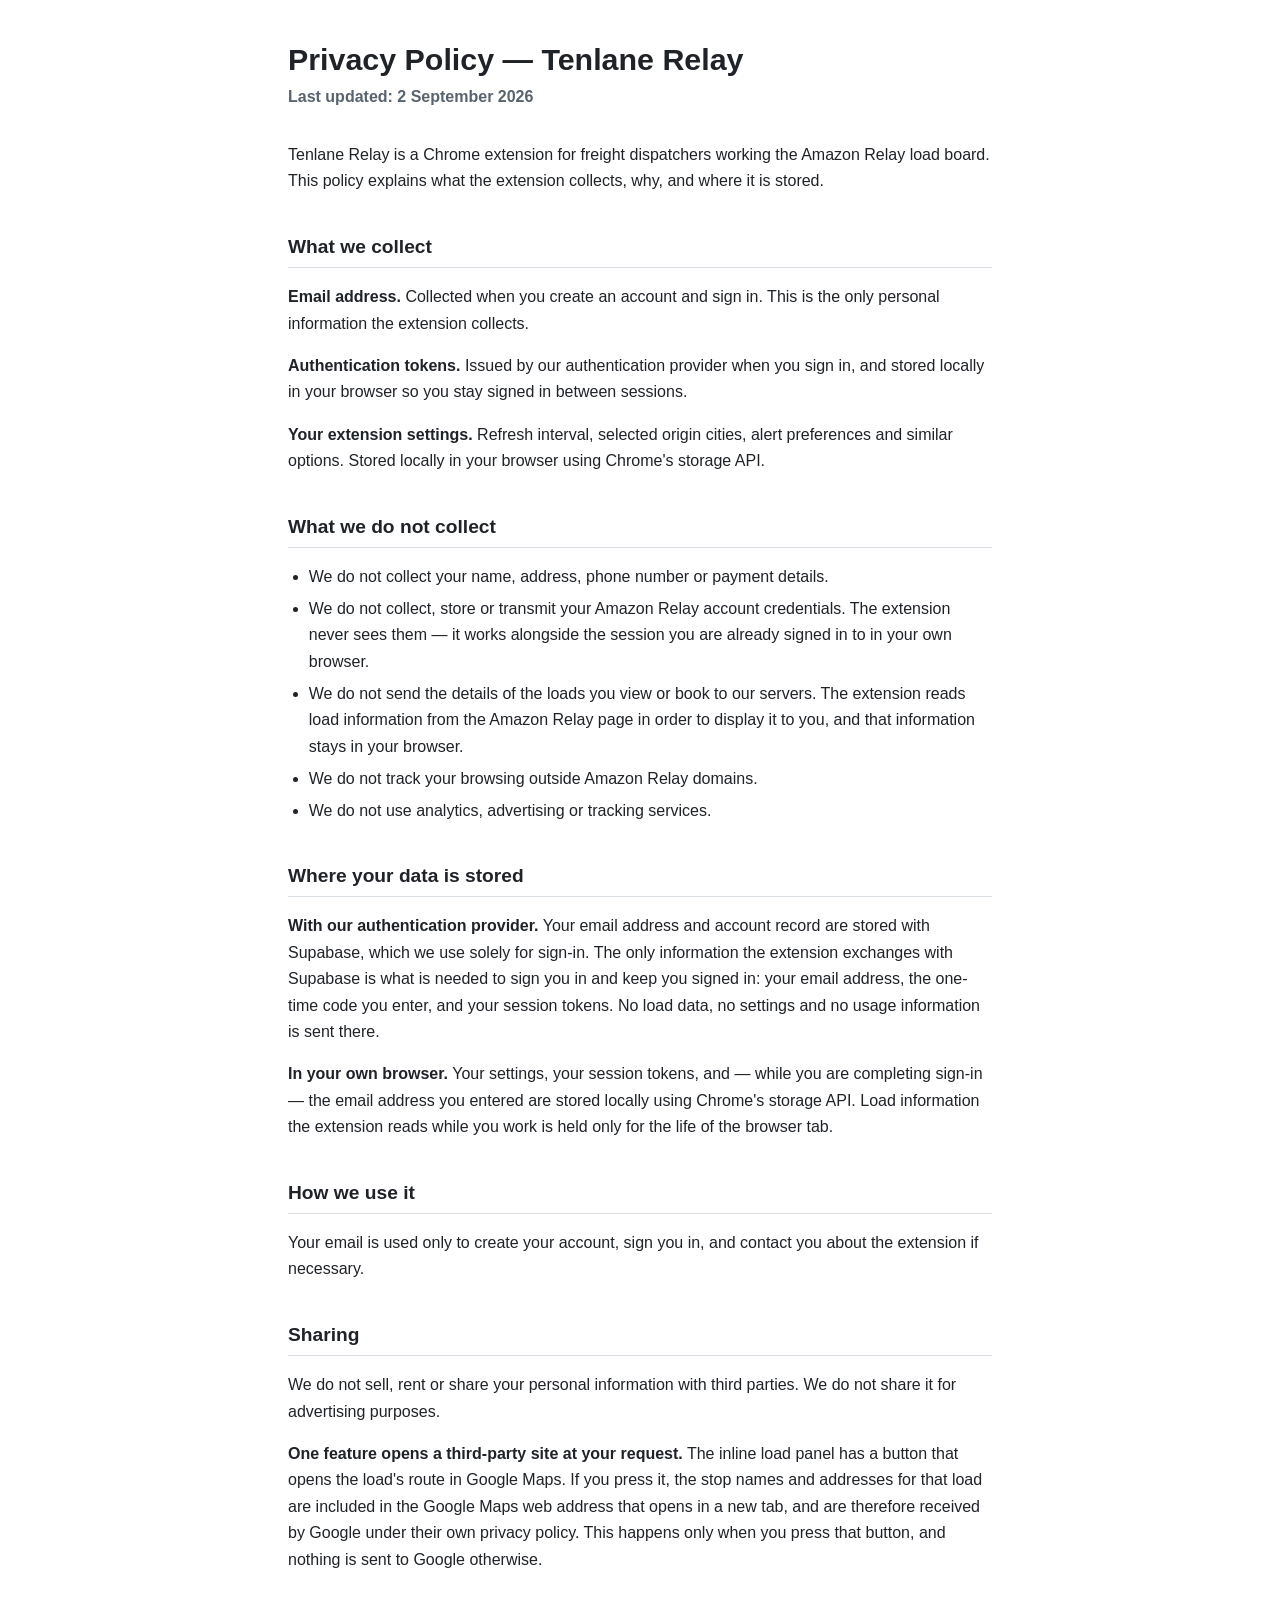
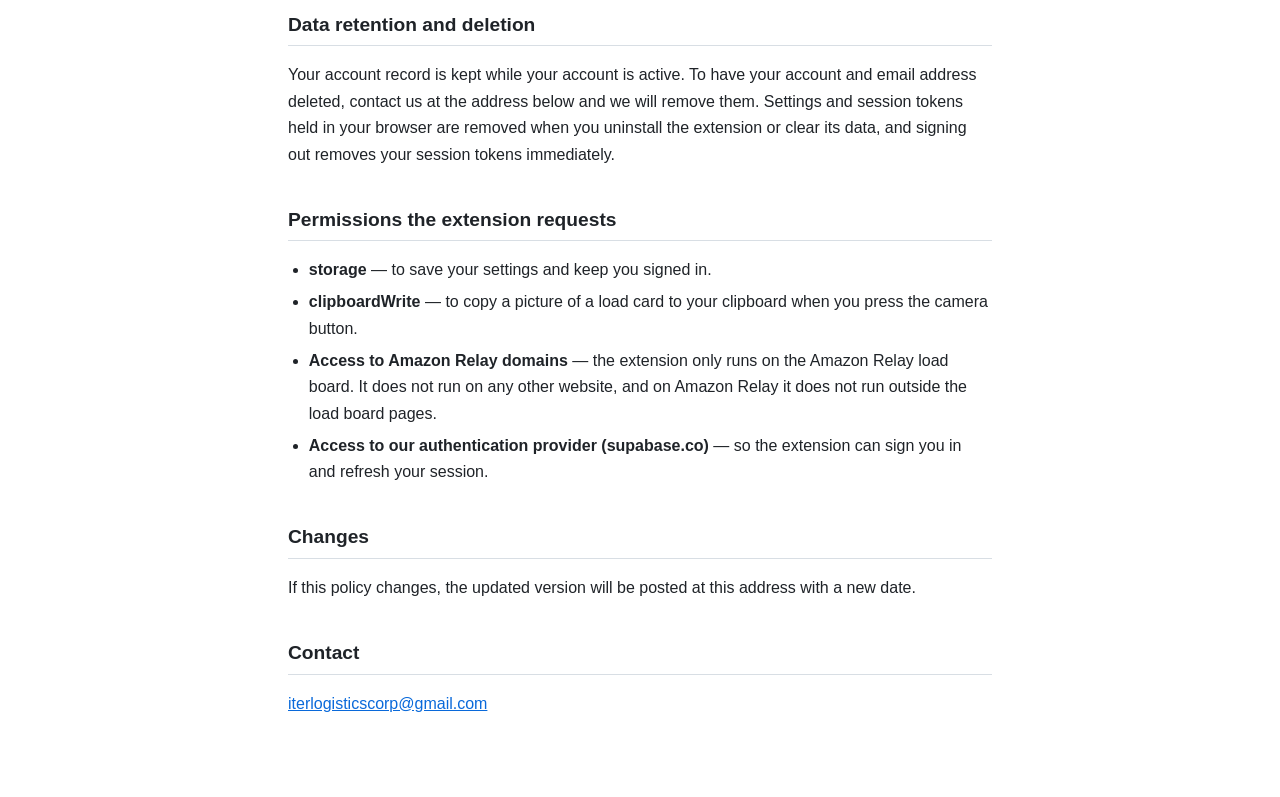
<file: docs/index.html>
<!DOCTYPE html>
<html lang="en">
<head>
<meta charset="utf-8">
<meta name="viewport" content="width=device-width, initial-scale=1">
<title>Privacy Policy — Tenlane Relay</title>
<style>
  :root { color-scheme: light dark; }
  body {
    max-width: 44rem; margin: 0 auto; padding: 2.5rem 1.25rem 4rem;
    font: 16px/1.65 -apple-system, BlinkMacSystemFont, "Segoe UI", Roboto, Helvetica, Arial, sans-serif;
    color: #1f2328; background: #ffffff;
  }
  h1 { font-size: 1.9rem; line-height: 1.25; margin: 0 0 .35rem; }
  h2 { font-size: 1.2rem; margin: 2.25rem 0 .6rem; padding-bottom: .3rem; border-bottom: 1px solid #d8dee4; }
  .updated { color: #59636e; margin: 0 0 2rem; }
  ul { padding-left: 1.3rem; }
  li { margin: .35rem 0; }
  a { color: #0969da; }
  code { background: #f0f1f3; padding: .1em .35em; border-radius: 4px; font-size: .9em; }
  @media (prefers-color-scheme: dark) {
    body { color: #e6edf3; background: #0d1117; }
    h2 { border-bottom-color: #30363d; }
    .updated { color: #9198a1; }
    a { color: #4493f8; }
    code { background: #21262d; }
  }
</style>
</head>
<body>

<h1>Privacy Policy — Tenlane Relay</h1>
<p class="updated"><strong>Last updated: 2 September 2026</strong></p>

<p>Tenlane Relay is a Chrome extension for freight dispatchers working the
Amazon Relay load board. This policy explains what the extension collects,
why, and where it is stored.</p>

<h2>What we collect</h2>

<p><strong>Email address.</strong> Collected when you create an account and sign in.
This is the only personal information the extension collects.</p>

<p><strong>Authentication tokens.</strong> Issued by our authentication provider when you
sign in, and stored locally in your browser so you stay signed in between
sessions.</p>

<p><strong>Your extension settings.</strong> Refresh interval, selected origin cities,
alert preferences and similar options. Stored locally in your browser
using Chrome's storage API.</p>

<h2>What we do not collect</h2>

<ul>
  <li>We do not collect your name, address, phone number or payment details.</li>
  <li>We do not collect, store or transmit your Amazon Relay account
      credentials. The extension never sees them — it works alongside the
      session you are already signed in to in your own browser.</li>
  <li>We do not send the details of the loads you view or book to our
      servers. The extension reads load information from the Amazon Relay
      page in order to display it to you, and that information stays in your
      browser.</li>
  <li>We do not track your browsing outside Amazon Relay domains.</li>
  <li>We do not use analytics, advertising or tracking services.</li>
</ul>

<h2>Where your data is stored</h2>

<p><strong>With our authentication provider.</strong> Your email address and account
record are stored with Supabase, which we use solely for sign-in. The
only information the extension exchanges with Supabase is what is needed
to sign you in and keep you signed in: your email address, the one-time
code you enter, and your session tokens. No load data, no settings and
no usage information is sent there.</p>

<p><strong>In your own browser.</strong> Your settings, your session tokens, and — while
you are completing sign-in — the email address you entered are stored
locally using Chrome's storage API. Load information the extension reads
while you work is held only for the life of the browser tab.</p>

<h2>How we use it</h2>

<p>Your email is used only to create your account, sign you in, and contact
you about the extension if necessary.</p>

<h2>Sharing</h2>

<p>We do not sell, rent or share your personal information with third
parties. We do not share it for advertising purposes.</p>

<p><strong>One feature opens a third-party site at your request.</strong> The inline load
panel has a button that opens the load's route in Google Maps. If you
press it, the stop names and addresses for that load are included in the
Google Maps web address that opens in a new tab, and are therefore
received by Google under their own privacy policy. This happens only when
you press that button, and nothing is sent to Google otherwise.</p>

<h2>Data retention and deletion</h2>

<p>Your account record is kept while your account is active. To have your
account and email address deleted, contact us at the address below and
we will remove them. Settings and session tokens held in your browser are
removed when you uninstall the extension or clear its data, and signing
out removes your session tokens immediately.</p>

<h2>Permissions the extension requests</h2>

<ul>
  <li><strong>storage</strong> — to save your settings and keep you signed in.</li>
  <li><strong>clipboardWrite</strong> — to copy a picture of a load card to your clipboard
      when you press the camera button.</li>
  <li><strong>Access to Amazon Relay domains</strong> — the extension only runs on the
      Amazon Relay load board. It does not run on any other website, and on
      Amazon Relay it does not run outside the load board pages.</li>
  <li><strong>Access to our authentication provider (supabase.co)</strong> — so the
      extension can sign you in and refresh your session.</li>
</ul>

<h2>Changes</h2>

<p>If this policy changes, the updated version will be posted at this
address with a new date.</p>

<h2>Contact</h2>

<p><a href="mailto:iterlogisticscorp@gmail.com">iterlogisticscorp@gmail.com</a></p>

</body>
</html>
</file>
